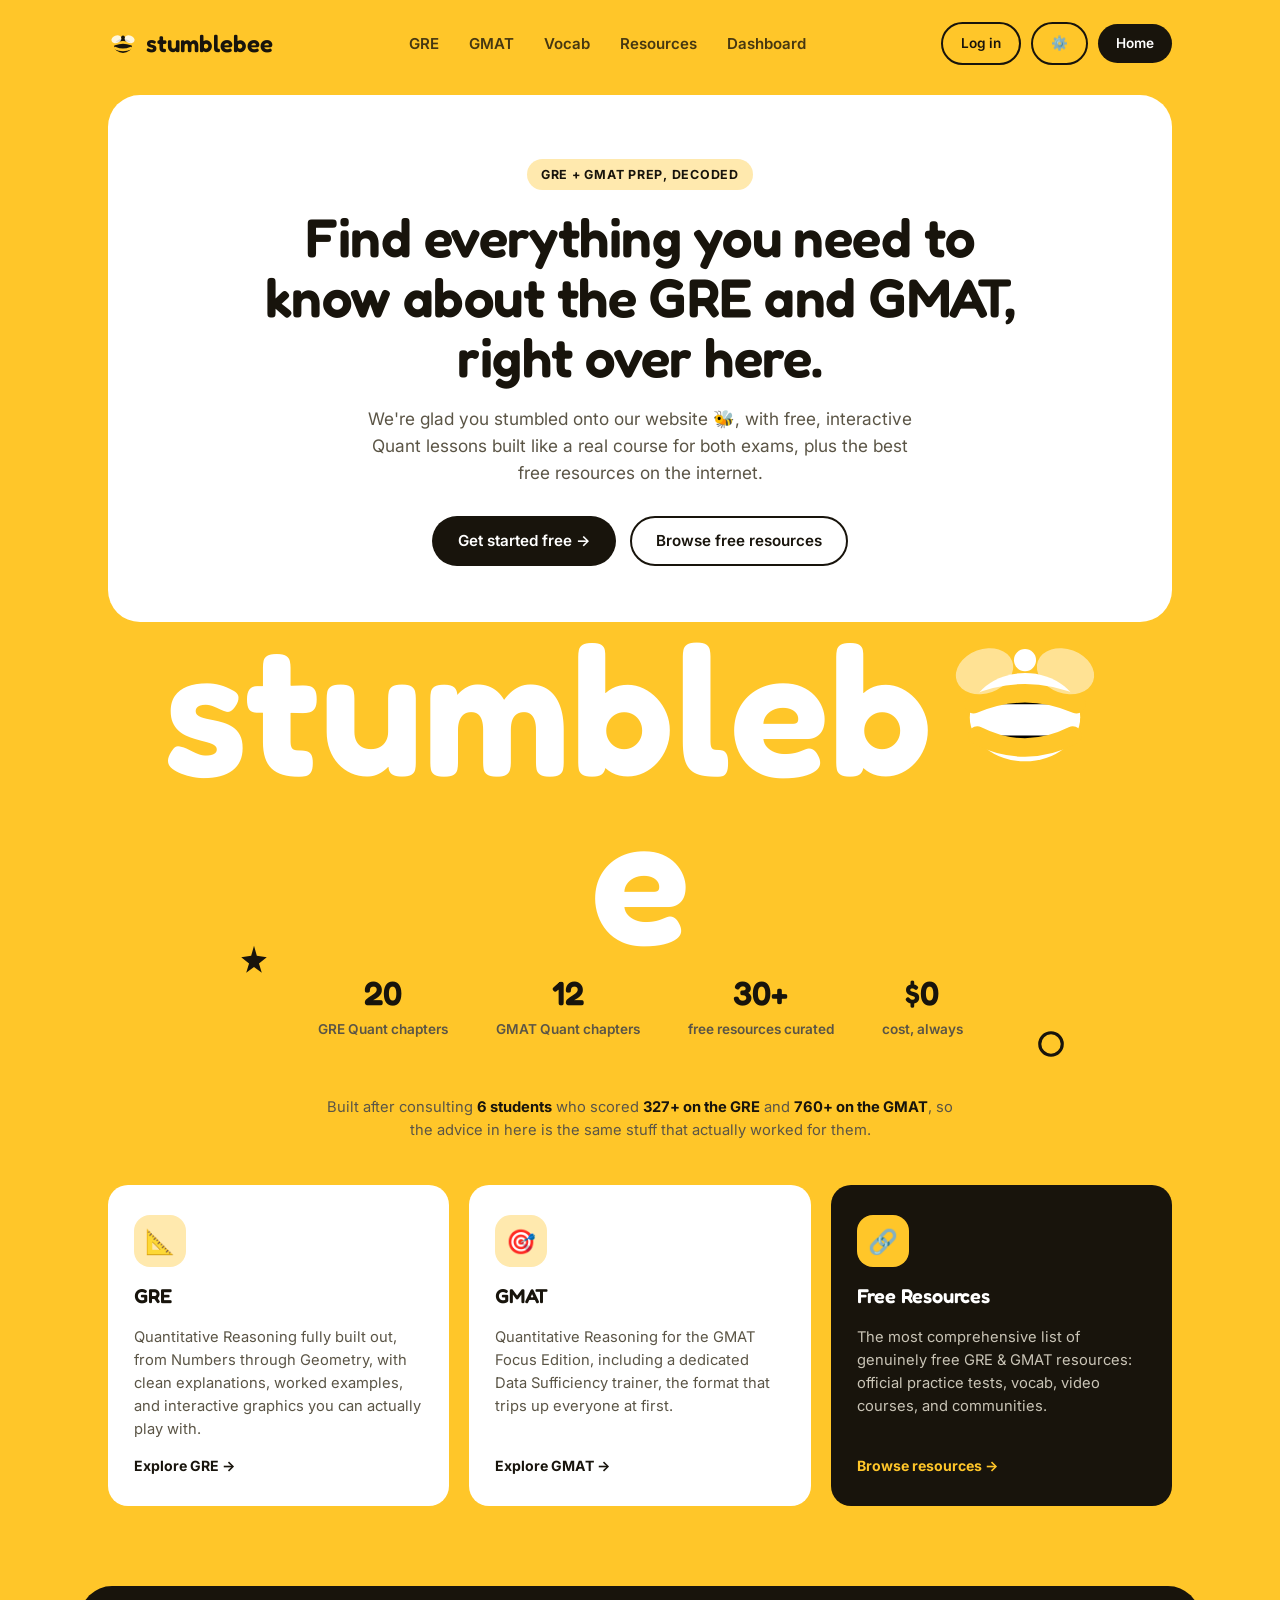
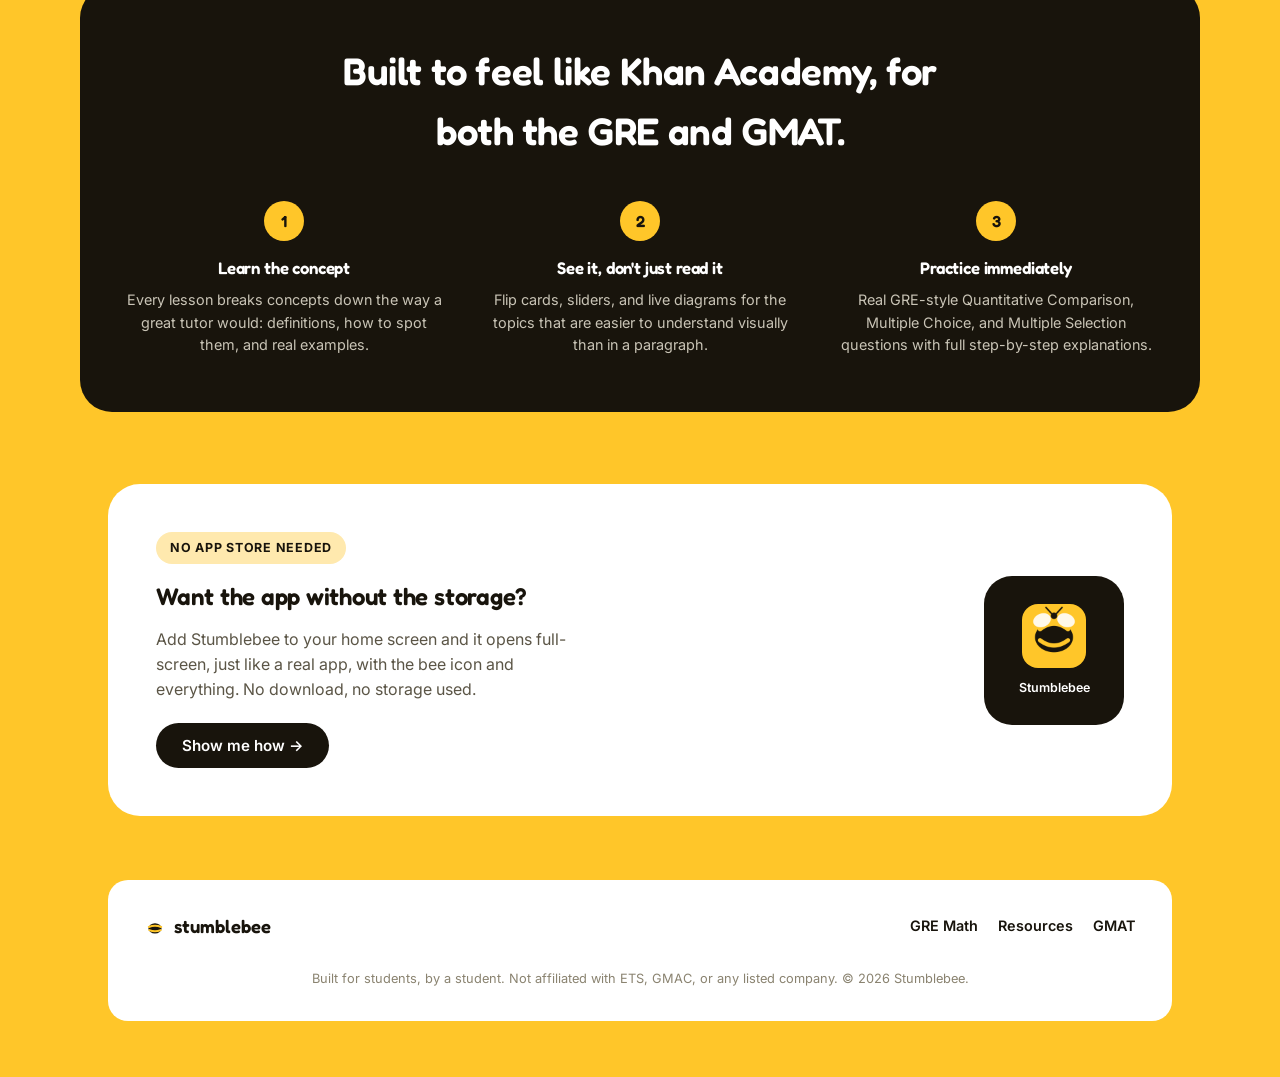
<file: index.html>
<!DOCTYPE html>
<html lang="en">
<head>
<meta charset="UTF-8">
<meta name="viewport" content="width=device-width, initial-scale=1.0">
<title>Stumblebee, everything you need to know about the GRE and GMAT</title>
<meta name="description" content="Free, interactive GRE and GMAT lessons plus the best free prep resources on the web.">
<link rel="manifest" href="manifest.json">
<link rel="apple-touch-icon" href="apple-touch-icon.png">
<link rel="icon" href="favicon-32.png" sizes="32x32">
<meta name="theme-color" content="#FFC629">
<link rel="preconnect" href="https://fonts.googleapis.com">
<link href="https://fonts.googleapis.com/css2?family=Fredoka:wght@500;600;700&family=Inter:wght@400;500;600;700;800&display=swap" rel="stylesheet">
<link rel="stylesheet" href="style.css">
<style>
  .hero-section {
    position: relative;
    padding-top: 8px;
  }

  .doodles { position: absolute; inset: 0; overflow: visible; pointer-events: none; z-index: 0; }
  .doodles svg { position: absolute; }

  .hero-card {
    position: relative;
    z-index: 1;
    background: var(--white);
    border-radius: var(--radius-lg);
    padding: 64px 40px 48px;
    text-align: center;
    overflow: hidden;
  }

  .hero-card h1 {
    font-size: clamp(2.1rem, 5vw, 3.4rem);
    line-height: 1.1;
    max-width: 780px;
    margin: 0 auto 18px;
  }

  .hero-card .motto {
    font-size: 1.08rem;
    color: var(--ink-soft);
    max-width: 560px;
    margin: 0 auto 30px;
  }

  .hero-cta { display: flex; gap: 14px; justify-content: center; flex-wrap: wrap; margin-bottom: 8px; }

  .wordmark-big {
    position: relative;
    z-index: 1;
    margin-top: -6px;
    text-align: center;
    line-height: 0.82;
    padding: 0 10px 8px;
  }

  .wordmark-big span {
    font-family: "Fredoka", sans-serif;
    font-weight: 600;
    font-size: clamp(3.2rem, 15vw, 11.5rem);
    color: var(--white);
    display: inline-block;
    vertical-align: middle;
  }

  .wordmark-big .bee-big {
    display: inline-block;
    vertical-align: middle;
    width: clamp(3.4rem, 15vw, 11.5rem);
    height: clamp(3.4rem, 15vw, 11.5rem);
  }

  .stat-strip {
    display: flex;
    justify-content: center;
    gap: 48px;
    flex-wrap: wrap;
    padding: 8px 0 56px;
    position: relative;
    z-index: 1;
  }

  .stat-strip .stat { text-align: center; }
  .stat-strip .stat .num { font-family: "Fredoka", sans-serif; font-size: 2.1rem; font-weight: 600; }
  .stat-strip .stat .label { font-size: 0.85rem; color: var(--ink-soft); font-weight: 600; }

  .credibility-line {
    text-align: center;
    max-width: 640px;
    margin: 0 auto 44px;
    font-size: 0.92rem;
    color: var(--ink-soft);
    position: relative;
    z-index: 1;
  }
  .credibility-line strong { color: var(--ink); }

  .feature-grid {
    display: grid;
    grid-template-columns: repeat(3, 1fr);
    gap: 20px;
    padding-bottom: 8px;
    position: relative;
    z-index: 1;
  }

  .feature-card {
    background: var(--white);
    border-radius: var(--radius-md);
    padding: 30px 26px;
    display: flex;
    flex-direction: column;
    gap: 14px;
    text-decoration: none;
    color: var(--ink);
    transition: transform 0.15s ease;
    position: relative;
  }

  .feature-card:hover { transform: translateY(-4px); }

  .feature-card .icon-badge {
    width: 52px;
    height: 52px;
    border-radius: 16px;
    display: flex;
    align-items: center;
    justify-content: center;
    font-size: 1.5rem;
  }

  .feature-card.f-yellow .icon-badge { background: var(--yellow-soft); }
  .feature-card.f-black .icon-badge { background: var(--ink); }

  .feature-card h3 { font-size: 1.25rem; }
  .feature-card p { color: var(--ink-soft); font-size: 0.92rem; }

  .feature-card .go {
    margin-top: auto;
    font-weight: 700;
    font-size: 0.88rem;
    display: inline-flex;
    align-items: center;
    gap: 6px;
  }

  .soon-badge {
    position: absolute;
    top: 24px;
    right: 24px;
    background: var(--ink);
    color: var(--yellow);
    font-size: 0.65rem;
    font-weight: 700;
    letter-spacing: 0.03em;
    padding: 4px 10px;
    border-radius: 999px;
  }

  .why-section {
    padding: 72px 0;
    position: relative;
    z-index: 1;
  }

  .why-inner {
    background: var(--ink);
    border-radius: var(--radius-lg);
    padding: 56px 40px;
    color: var(--white);
  }

  .why-inner h2 {
    font-size: clamp(1.6rem, 3.4vw, 2.4rem);
    text-align: center;
    max-width: 640px;
    margin: 0 auto 40px;
    color: var(--white);
  }

  .why-grid {
    display: grid;
    grid-template-columns: repeat(3, 1fr);
    gap: 28px;
  }

  .why-item { text-align: center; }
  .why-item .n {
    width: 40px; height: 40px; border-radius: 999px;
    background: var(--yellow); color: var(--ink);
    display: flex; align-items: center; justify-content: center;
    font-family: "Fredoka", sans-serif; font-weight: 600;
    margin: 0 auto 14px;
  }
  .why-item h4 { color: var(--white); font-size: 1.05rem; margin-bottom: 8px; }
  .why-item p { color: #C9C4B6; font-size: 0.9rem; }

  .pwa-section { padding-bottom: 24px; position: relative; z-index: 1; }
  .pwa-card {
    background: var(--white);
    border-radius: var(--radius-lg);
    padding: 48px;
    display: flex;
    align-items: center;
    justify-content: space-between;
    gap: 40px;
    flex-wrap: wrap;
  }
  .pwa-card-text { flex: 1; min-width: 260px; }
  .phone-mock {
    background: var(--ink);
    border-radius: 28px;
    padding: 28px 32px;
    display: flex;
    flex-direction: column;
    align-items: center;
    gap: 10px;
    width: 140px;
  }
  .phone-mock-icon { width: 64px; height: 64px; border-radius: 16px; }
  .phone-mock-label { color: var(--white); font-size: 0.78rem; font-weight: 600; }

  .pwa-modal-backdrop {
    display: none;
    position: fixed;
    inset: 0;
    background: rgba(20,17,10,0.5);
    z-index: 1000;
    align-items: center;
    justify-content: center;
    padding: 20px;
  }
  .pwa-modal-backdrop.shown { display: flex; }
  .pwa-modal {
    background: var(--white);
    border-radius: var(--radius-lg);
    padding: 40px;
    max-width: 480px;
    width: 100%;
    max-height: 85vh;
    overflow-y: auto;
    position: relative;
  }
  .pwa-modal-close {
    position: absolute;
    top: 18px; right: 18px;
    background: var(--cream);
    border: none;
    border-radius: 999px;
    width: 34px; height: 34px;
    font-size: 1.3rem;
    cursor: pointer;
    line-height: 1;
  }
  .pwa-steps { display: flex; flex-direction: column; gap: 16px; margin-top: 20px; }
  .pwa-step { display: flex; gap: 14px; align-items: flex-start; }
  .pwa-step .step-num {
    width: 28px; height: 28px; border-radius: 999px; background: var(--yellow);
    display: flex; align-items: center; justify-content: center; font-weight: 700;
    font-family: "Fredoka", sans-serif; flex-shrink: 0; font-size: 0.9rem;
  }
  .pwa-step .step-icon { font-size: 1.3rem; }

  @media (max-width: 860px) {
    .feature-grid { grid-template-columns: 1fr; }
    .why-grid { grid-template-columns: 1fr; }
    .stat-strip { gap: 28px; }
    .pwa-card { flex-direction: column; text-align: center; }
    .pwa-card-text p { margin-left: auto; margin-right: auto; }
  }
</style>
</head>
<body data-page="home">

<div id="siteNavRoot"></div>

<main>
  <div class="wrap hero-section">
    <div class="doodles" aria-hidden="true">
      <svg width="70" height="70" style="left:2%; top:6%;" viewBox="0 0 70 70"><g opacity="0.9"><ellipse cx="35" cy="40" rx="16" ry="12" fill="#18140C"/><path d="M22 36 Q35 30 48 36" stroke="#FFC629" stroke-width="4" stroke-linecap="round"/><path d="M23 45 Q35 51 47 45" stroke="#FFC629" stroke-width="4" stroke-linecap="round"/><circle cx="35" cy="24" r="4" fill="#18140C"/></g></svg>
      <svg width="34" height="34" style="left:14%; top:60%;" viewBox="0 0 24 24"><path d="M12 2 L14 9 L21 10 L15.5 14.5 L17.5 21 L12 17 L6.5 21 L8.5 14.5 L3 10 L10 9 Z" fill="#18140C"/></svg>
      <svg width="56" height="56" style="right:4%; top:10%;" viewBox="0 0 70 70"><g opacity="0.9"><ellipse cx="35" cy="40" rx="16" ry="12" fill="#18140C"/><path d="M22 36 Q35 30 48 36" stroke="#FFC629" stroke-width="4" stroke-linecap="round"/><path d="M23 45 Q35 51 47 45" stroke="#FFC629" stroke-width="4" stroke-linecap="round"/><circle cx="35" cy="24" r="4" fill="#18140C"/></g></svg>
      <svg width="30" height="30" style="right:12%; top:66%;" viewBox="0 0 24 24"><circle cx="12" cy="12" r="9" fill="none" stroke="#18140C" stroke-width="2.5"/></svg>
      <svg width="44" height="44" style="left:44%; top:2%;" viewBox="0 0 24 24"><path d="M12 2 L14 9 L21 10 L15.5 14.5 L17.5 21 L12 17 L6.5 21 L8.5 14.5 L3 10 L10 9 Z" fill="#18140C" opacity="0.85"/></svg>
    </div>

    <div class="hero-card">
      <span class="eyebrow">GRE + GMAT prep, decoded</span>
      <h1 style="margin-top:18px;">Find everything you need to know about the GRE and GMAT, right over here.</h1>
      <p class="motto">We're glad you stumbled onto our website 🐝, with free, interactive Quant lessons built like a real course for both exams, plus the best free resources on the internet.</p>
      <div class="hero-cta">
        <a href="signup" class="btn btn-black">Get started free →</a>
        <a href="resources" class="btn btn-outline">Browse free resources</a>
      </div>
    </div>

    <div class="wordmark-big" aria-hidden="true">
      <span>stumble</span><span>b</span><svg class="bee-big" viewBox="0 0 100 100"><ellipse cx="50" cy="55" rx="30" ry="24" fill="#FFFFFF"/><path d="M22 48 Q50 36 78 48" stroke="#FFC629" stroke-width="10" stroke-linecap="round"/><path d="M24 65 Q50 78 76 65" stroke="#FFC629" stroke-width="10" stroke-linecap="round"/><ellipse cx="28" cy="30" rx="16" ry="12" fill="#FFFFFF" fill-opacity="0.5" transform="rotate(-20 28 30)"/><ellipse cx="72" cy="30" rx="16" ry="12" fill="#FFFFFF" fill-opacity="0.5" transform="rotate(20 72 30)"/><circle cx="50" cy="24" r="6" fill="#FFFFFF"/></svg><span>e</span>
    </div>

    <div class="stat-strip">
      <div class="stat"><div class="num">20</div><div class="label">GRE Quant chapters</div></div>
      <div class="stat"><div class="num">12</div><div class="label">GMAT Quant chapters</div></div>
      <div class="stat"><div class="num">30+</div><div class="label">free resources curated</div></div>
      <div class="stat"><div class="num">$0</div><div class="label">cost, always</div></div>
    </div>

    <p class="credibility-line">Built after consulting <strong>6 students</strong> who scored <strong>327+ on the GRE</strong> and <strong>760+ on the GMAT</strong>, so the advice in here is the same stuff that actually worked for them.</p>

    <div class="feature-grid">
      <a href="course?exam=GRE" class="feature-card f-yellow">
        <div class="icon-badge">📐</div>
        <h3>GRE</h3>
        <p>Quantitative Reasoning fully built out, from Numbers through Geometry, with clean explanations, worked examples, and interactive graphics you can actually play with.</p>
        <span class="go">Explore GRE →</span>
      </a>
      <a href="course?exam=GMAT" class="feature-card f-yellow">
        <div class="icon-badge">🎯</div>
        <h3>GMAT</h3>
        <p>Quantitative Reasoning for the GMAT Focus Edition, including a dedicated Data Sufficiency trainer, the format that trips up everyone at first.</p>
        <span class="go">Explore GMAT →</span>
      </a>
      <a href="resources" class="feature-card f-black" style="background:var(--ink); color:var(--white);">
        <div class="icon-badge" style="background:var(--yellow);">🔗</div>
        <h3 style="color:var(--white);">Free Resources</h3>
        <p style="color:#C9C4B6;">The most comprehensive list of genuinely free GRE & GMAT resources: official practice tests, vocab, video courses, and communities.</p>
        <span class="go" style="color:var(--yellow);">Browse resources →</span>
      </a>
    </div>
  </div>

  <div class="wrap why-section">
    <div class="why-inner">
      <h2>Built to feel like Khan Academy, for both the GRE and GMAT.</h2>
      <div class="why-grid">
        <div class="why-item">
          <div class="n">1</div>
          <h4>Learn the concept</h4>
          <p>Every lesson breaks concepts down the way a great tutor would: definitions, how to spot them, and real examples.</p>
        </div>
        <div class="why-item">
          <div class="n">2</div>
          <h4>See it, don't just read it</h4>
          <p>Flip cards, sliders, and live diagrams for the topics that are easier to understand visually than in a paragraph.</p>
        </div>
        <div class="why-item">
          <div class="n">3</div>
          <h4>Practice immediately</h4>
          <p>Real GRE-style Quantitative Comparison, Multiple Choice, and Multiple Selection questions with full step-by-step explanations.</p>
        </div>
      </div>
    </div>
  </div>

  <div class="wrap pwa-section">
    <div class="pwa-card">
      <div class="pwa-card-text">
        <span class="eyebrow">No app store needed</span>
        <h2 style="margin-top:14px;">Want the app without the storage?</h2>
        <p class="muted" style="margin:12px 0 22px; max-width:440px;">Add Stumblebee to your home screen and it opens full-screen, just like a real app, with the bee icon and everything. No download, no storage used.</p>
        <button class="btn btn-black" id="pwaShowMeBtn">Show me how →</button>
      </div>
      <div class="pwa-card-visual">
        <div class="phone-mock">
          <img src="icon-192.png" alt="Stumblebee app icon" class="phone-mock-icon">
          <span class="phone-mock-label">Stumblebee</span>
        </div>
      </div>
    </div>
  </div>
</main>

<div class="pwa-modal-backdrop" id="pwaModalBackdrop">
  <div class="pwa-modal">
    <button class="pwa-modal-close" id="pwaModalClose" aria-label="Close">&times;</button>
    <div id="pwaModalContent"></div>
  </div>
</div>

<footer class="site-footer">
  <div class="wrap">
    <div class="footer-inner">
      <a href="index" class="brand" style="font-size:1.15rem;">
        <svg class="bee-icon" style="width:22px;height:22px;" viewBox="0 0 32 32" fill="none" xmlns="http://www.w3.org/2000/svg">
          <ellipse cx="16" cy="18" rx="9.5" ry="7.5" fill="#18140C"/>
          <path d="M7 16 Q16 12.5 25 16" stroke="#FFC629" stroke-width="3" stroke-linecap="round"/>
          <path d="M7.8 20.5 Q16 24 24.2 20.5" stroke="#FFC629" stroke-width="3" stroke-linecap="round"/>
        </svg>
        stumblebee
      </a>
      <div class="footer-links">
        <a href="course?exam=GRE">GRE Math</a>
        <a href="resources">Resources</a>
        <a href="course?exam=GMAT">GMAT</a>
      </div>
      <p class="footer-copy">Built for students, by a student. Not affiliated with ETS, GMAC, or any listed company. © 2026 Stumblebee.</p>
    </div>
  </div>
</footer>

<script src="auth.js"></script>
<script src="exam-lock.js"></script>
<script src="nav.js"></script>
<script>
  let deferredInstallPrompt = null;
  window.addEventListener("beforeinstallprompt", e => {
    e.preventDefault();
    deferredInstallPrompt = e;
  });

  function detectPlatform() {
    const ua = navigator.userAgent;
    if (/iPhone|iPad|iPod/.test(ua)) return "ios";
    if (/Android/.test(ua)) return "android";
    return "desktop";
  }

  function pwaModalContentFor(platform) {
    if (platform === "ios") {
      return `
        <span class="eyebrow">iPhone or iPad</span>
        <h2 style="margin-top:14px;">Add Stumblebee to your home screen</h2>
        <div class="pwa-steps">
          <div class="pwa-step"><span class="step-num">1</span><div><span class="step-icon">⬆️</span> Tap the <b>Share</b> button in Safari's toolbar.</div></div>
          <div class="pwa-step"><span class="step-num">2</span><div><span class="step-icon">➕</span> Scroll down and tap <b>Add to Home Screen</b>.</div></div>
          <div class="pwa-step"><span class="step-num">3</span><div><span class="step-icon">✅</span> Tap <b>Add</b> in the top right. The bee icon now lives on your home screen.</div></div>
        </div>
      `;
    }
    if (platform === "android") {
      return `
        <span class="eyebrow">Android</span>
        <h2 style="margin-top:14px;">Add Stumblebee to your home screen</h2>
        <div class="pwa-steps">
          <div class="pwa-step"><span class="step-num">1</span><div><span class="step-icon">⋮</span> Tap the <b>three-dot menu</b> in Chrome's toolbar.</div></div>
          <div class="pwa-step"><span class="step-num">2</span><div><span class="step-icon">📲</span> Tap <b>Install app</b> or <b>Add to Home screen</b>.</div></div>
          <div class="pwa-step"><span class="step-num">3</span><div><span class="step-icon">✅</span> Confirm, and the bee icon lands on your home screen.</div></div>
        </div>
        <button class="btn btn-black" id="pwaNativeInstallBtn" style="width:100%; margin-top:22px; display:none;">Install now →</button>
      `;
    }
    return `
      <span class="eyebrow">Desktop</span>
      <h2 style="margin-top:14px;">Install Stumblebee as an app</h2>
      <div class="pwa-steps">
        <div class="pwa-step"><span class="step-num">1</span><div><span class="step-icon">⊕</span> Look for the <b>install icon</b> in your browser's address bar (Chrome or Edge).</div></div>
        <div class="pwa-step"><span class="step-num">2</span><div><span class="step-icon">✅</span> Click it, then click <b>Install</b>.</div></div>
      </div>
      <button class="btn btn-black" id="pwaNativeInstallBtn" style="width:100%; margin-top:22px; display:none;">Install now →</button>
    `;
  }

  const backdrop = document.getElementById("pwaModalBackdrop");
  document.getElementById("pwaShowMeBtn").addEventListener("click", () => {
    const platform = detectPlatform();
    document.getElementById("pwaModalContent").innerHTML = pwaModalContentFor(platform);
    backdrop.classList.add("shown");
    const nativeBtn = document.getElementById("pwaNativeInstallBtn");
    if (nativeBtn && deferredInstallPrompt) {
      nativeBtn.style.display = "block";
      nativeBtn.addEventListener("click", async () => {
        deferredInstallPrompt.prompt();
        await deferredInstallPrompt.userChoice;
        deferredInstallPrompt = null;
        backdrop.classList.remove("shown");
      });
    }
  });
  document.getElementById("pwaModalClose").addEventListener("click", () => backdrop.classList.remove("shown"));
  backdrop.addEventListener("click", e => { if (e.target === backdrop) backdrop.classList.remove("shown"); });
</script>
</body>
</html>
</file>
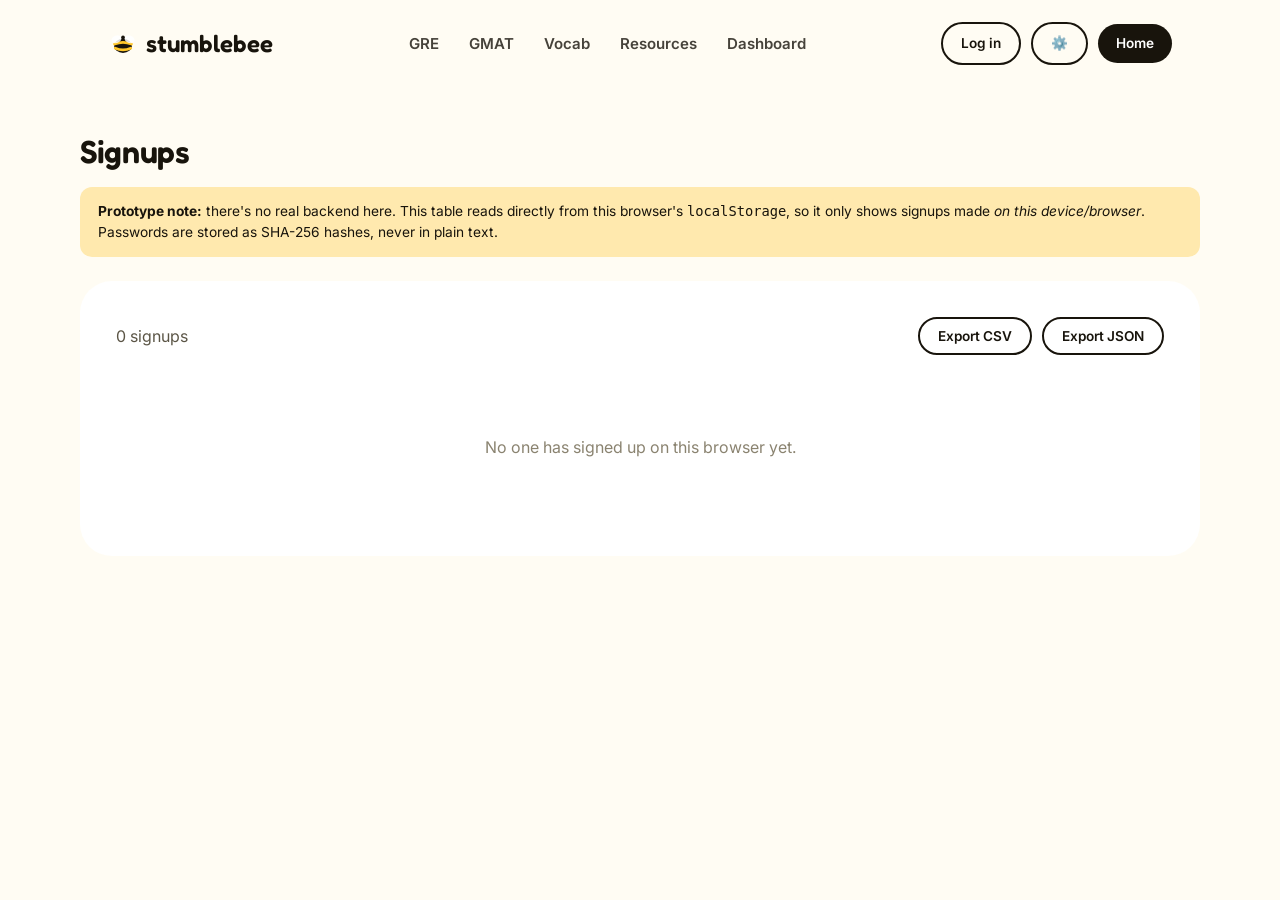
<file: admin.html>
<!DOCTYPE html>
<html lang="en">
<head>
<meta charset="UTF-8">
<meta name="viewport" content="width=device-width, initial-scale=1.0">
<link rel="manifest" href="manifest.json">
<link rel="apple-touch-icon" href="apple-touch-icon.png">
<link rel="icon" href="favicon-32.png" sizes="32x32">
<meta name="theme-color" content="#FFC629">
<title>Admin: Signups | Stumblebee</title>
<link rel="preconnect" href="https://fonts.googleapis.com">
<link href="https://fonts.googleapis.com/css2?family=Fredoka:wght@500;600;700&family=Inter:wght@400;500;600;700;800&display=swap" rel="stylesheet">
<link rel="stylesheet" href="style.css">
<link rel="stylesheet" href="course.css">
<style>
  body.course-body { background: var(--cream); }
  .admin-wrap { padding: 40px 0 80px; }
  .admin-card { background: var(--white); border-radius: var(--radius-lg); padding: 36px; overflow-x: auto; }
  .admin-warn {
    background: var(--yellow-soft); border-radius: 12px; padding: 14px 18px; font-size: 0.86rem;
    margin-bottom: 24px;
  }
  .admin-toolbar { display: flex; justify-content: space-between; align-items: center; margin-bottom: 20px; flex-wrap: wrap; gap: 12px; }
  table.admin-table { width: 100%; border-collapse: collapse; font-size: 0.86rem; min-width: 900px; }
  table.admin-table th, table.admin-table td { text-align: left; padding: 10px 12px; border-bottom: 1px solid var(--line); white-space: nowrap; }
  table.admin-table th { font-family: "Fredoka", sans-serif; background: var(--cream); position: sticky; top: 0; }
  table.admin-table tr:hover td { background: var(--cream); }
  .empty-admin { text-align: center; padding: 60px 20px; color: var(--ink-faint); }
  .badge-exam { font-size: 0.72rem; font-weight: 700; padding: 3px 9px; border-radius: 999px; background: var(--yellow-soft); }
</style>
</head>
<body class="course-body" data-page="admin">

<div id="siteNavRoot"></div>

<main class="wrap admin-wrap">
  <h1 style="margin-bottom:10px;">Signups</h1>
  <div class="admin-warn">
    <strong>Prototype note:</strong> there's no real backend here. This table reads directly from this browser's <code>localStorage</code>, so it only shows signups made <em>on this device/browser</em>. Passwords are stored as SHA-256 hashes, never in plain text.
  </div>

  <div class="admin-card">
    <div class="admin-toolbar">
      <span id="countLabel" class="muted"></span>
      <div style="display:flex; gap:10px;">
        <button class="btn btn-outline btn-sm" id="exportCsvBtn">Export CSV</button>
        <button class="btn btn-outline btn-sm" id="exportJsonBtn">Export JSON</button>
      </div>
    </div>
    <div id="tableArea"></div>
  </div>
</main>

<script src="auth.js"></script>
<script src="exam-lock.js"></script>
<script src="nav.js"></script>
<script>
  function fmtDate(iso) {
    try { return new Date(iso).toLocaleString(); } catch (e) { return iso; }
  }

  function render() {
    const users = Auth.getUsers();
    document.getElementById("countLabel").textContent = `${users.length} signup${users.length === 1 ? "" : "s"}`;

    if (!users.length) {
      document.getElementById("tableArea").innerHTML = `<div class="empty-admin">No one has signed up on this browser yet.</div>`;
      return;
    }

    const rows = users.map(u => `
      <tr>
        <td>${u.fullName}</td>
        <td>${u.email}</td>
        <td>${u.phone}</td>
        <td>${u.country}</td>
        <td>${u.enrolled ? (u.university || "-") : "Not enrolled"}</td>
        <td>${u.gradDate || "-"}</td>
        <td><span class="badge-exam">${u.examChoice}</span></td>
        <td>${u.aptitudeResult ? "Yes" : "No"}</td>
        <td>${fmtDate(u.signupDate)}</td>
      </tr>`).join("");

    document.getElementById("tableArea").innerHTML = `
      <table class="admin-table">
        <thead><tr>
          <th>Name</th><th>Email</th><th>Phone</th><th>Country</th><th>University</th>
          <th>Grad date</th><th>Exam</th><th>Took aptitude test</th><th>Signed up</th>
        </tr></thead>
        <tbody>${rows}</tbody>
      </table>`;
  }

  function toCsv(users) {
    const headers = ["fullName","email","phone","country","enrolled","university","gradDate","examChoice","tookAptitudeTest","signupDate"];
    const lines = [headers.join(",")];
    users.forEach(u => {
      const row = [
        u.fullName, u.email, u.phone, u.country, u.enrolled, u.university || "",
        u.gradDate, u.examChoice, !!u.aptitudeResult, u.signupDate
      ].map(v => `"${String(v).replace(/"/g, '""')}"`);
      lines.push(row.join(","));
    });
    return lines.join("\n");
  }

  function download(filename, content, type) {
    const blob = new Blob([content], { type });
    const url = URL.createObjectURL(blob);
    const a = document.createElement("a");
    a.href = url; a.download = filename;
    document.body.appendChild(a); a.click(); a.remove();
    URL.revokeObjectURL(url);
  }

  document.getElementById("exportCsvBtn").addEventListener("click", () => {
    download("stumblebee_signups.csv", toCsv(Auth.getUsers()), "text/csv");
  });
  document.getElementById("exportJsonBtn").addEventListener("click", () => {
    download("stumblebee_signups.json", JSON.stringify(Auth.getUsers(), null, 2), "application/json");
  });

  render();
</script>
</body>
</html>
</file>
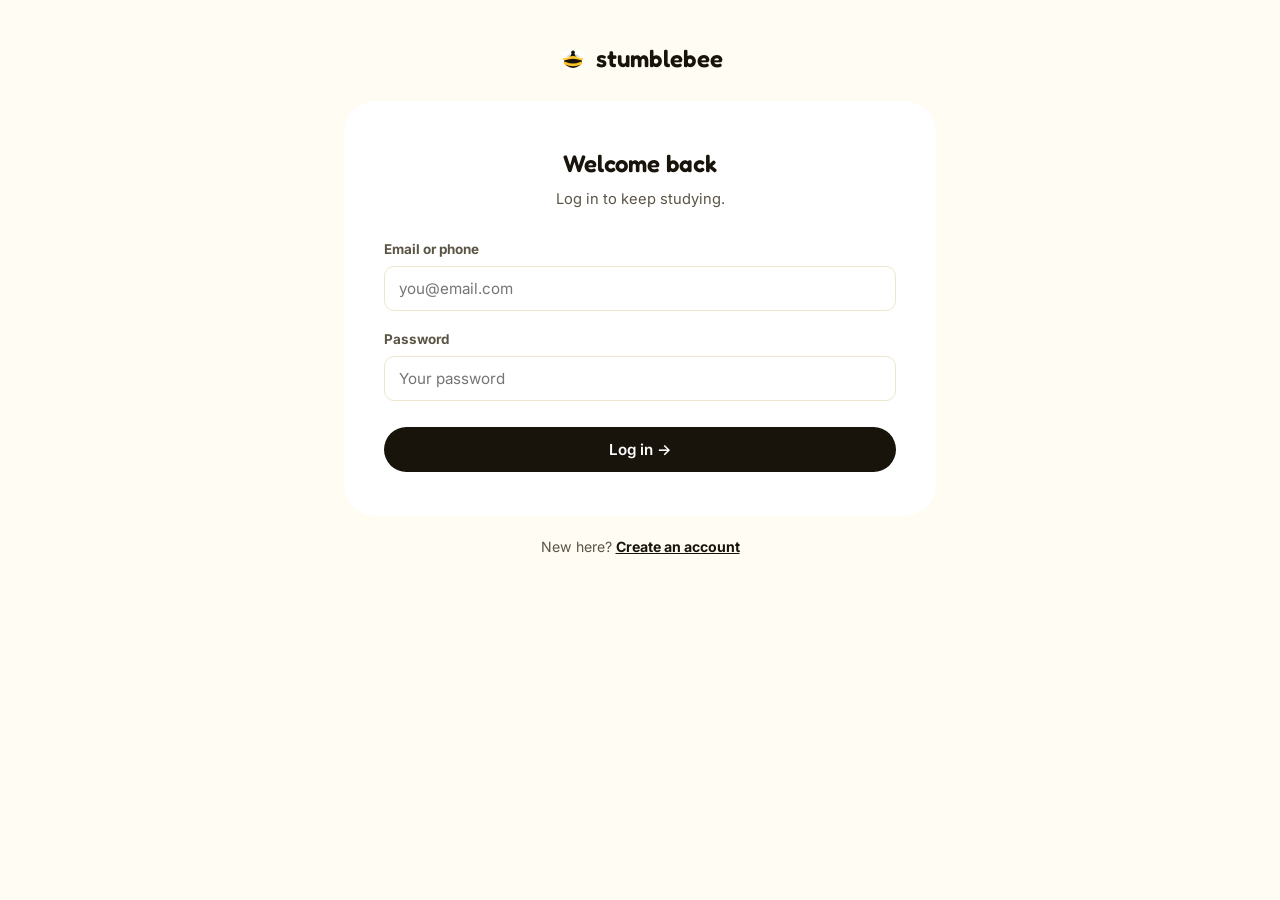
<file: login.html>
<!DOCTYPE html>
<html lang="en">
<head>
<meta charset="UTF-8">
<meta name="viewport" content="width=device-width, initial-scale=1.0">
<link rel="manifest" href="manifest.json">
<link rel="apple-touch-icon" href="apple-touch-icon.png">
<link rel="icon" href="favicon-32.png" sizes="32x32">
<meta name="theme-color" content="#FFC629">
<title>Log in: Stumblebee</title>
<link rel="preconnect" href="https://fonts.googleapis.com">
<link href="https://fonts.googleapis.com/css2?family=Fredoka:wght@500;600;700&family=Inter:wght@400;500;600;700;800&display=swap" rel="stylesheet">
<link rel="stylesheet" href="style.css">
<link rel="stylesheet" href="auth.css">
</head>
<body class="auth-body">

<main class="auth-wrap">
  <div class="auth-brand">
    <a href="index" class="brand">
      <svg class="bee-icon" viewBox="0 0 32 32" fill="none" xmlns="http://www.w3.org/2000/svg">
        <ellipse cx="16" cy="18" rx="9.5" ry="7.5" fill="#18140C"/>
        <path d="M7 16 Q16 12.5 25 16" stroke="#FFC629" stroke-width="3" stroke-linecap="round"/>
        <path d="M7.8 20.5 Q16 24 24.2 20.5" stroke="#FFC629" stroke-width="3" stroke-linecap="round"/>
        <ellipse cx="9" cy="11" rx="5.5" ry="4" fill="#FFFFFF" fill-opacity="0.85" transform="rotate(-20 9 11)"/>
        <ellipse cx="23" cy="11" rx="5.5" ry="4" fill="#FFFFFF" fill-opacity="0.85" transform="rotate(20 23 11)"/>
        <circle cx="16" cy="9" r="2" fill="#18140C"/>
      </svg>
      stumblebee
    </a>
  </div>

  <div class="auth-card">
    <div class="auth-step">
      <h2>Welcome back</h2>
      <p class="step-sub">Log in to keep studying.</p>

      <div class="field-group" id="fg-id">
        <label>Email or phone</label>
        <input type="text" id="loginId" placeholder="you@email.com">
        <div class="error-text">Enter your email or phone.</div>
      </div>
      <div class="field-group" id="fg-pw">
        <label>Password</label>
        <input type="password" id="loginPassword" placeholder="Your password">
        <div class="error-text">Incorrect email/phone or password.</div>
      </div>

      <button class="btn btn-black" id="loginBtn" style="width:100%; margin-top:8px;">Log in →</button>
    </div>
  </div>

  <p class="auth-switch">New here? <a href="signup">Create an account</a></p>
</main>

<script src="exam-lock.js"></script>
<script src="auth.js"></script>
<script>
  document.getElementById("loginBtn").addEventListener("click", async () => {
    const id = document.getElementById("loginId").value.trim();
    const pw = document.getElementById("loginPassword").value;
    document.getElementById("fg-id").classList.remove("has-error");
    document.getElementById("fg-pw").classList.remove("has-error");

    if (!id || !pw) {
      if (!id) document.getElementById("fg-id").classList.add("has-error");
      if (!pw) document.getElementById("fg-pw").classList.add("has-error");
      return;
    }

    const user = await Auth.verifyLogin(id, pw);
    if (!user) {
      document.getElementById("fg-pw").classList.add("has-error");
      return;
    }

    Auth.startSession(user);
    const params = new URLSearchParams(window.location.search);
    const next = params.get("next");
    if (!ExamLock.get() && user.examChoice) ExamLock.set(user.examChoice);
    window.location.href = next ? decodeURIComponent(next) : "course";
  });

  document.getElementById("loginPassword").addEventListener("keydown", e => {
    if (e.key === "Enter") document.getElementById("loginBtn").click();
  });
</script>
</body>
</html>
</file>
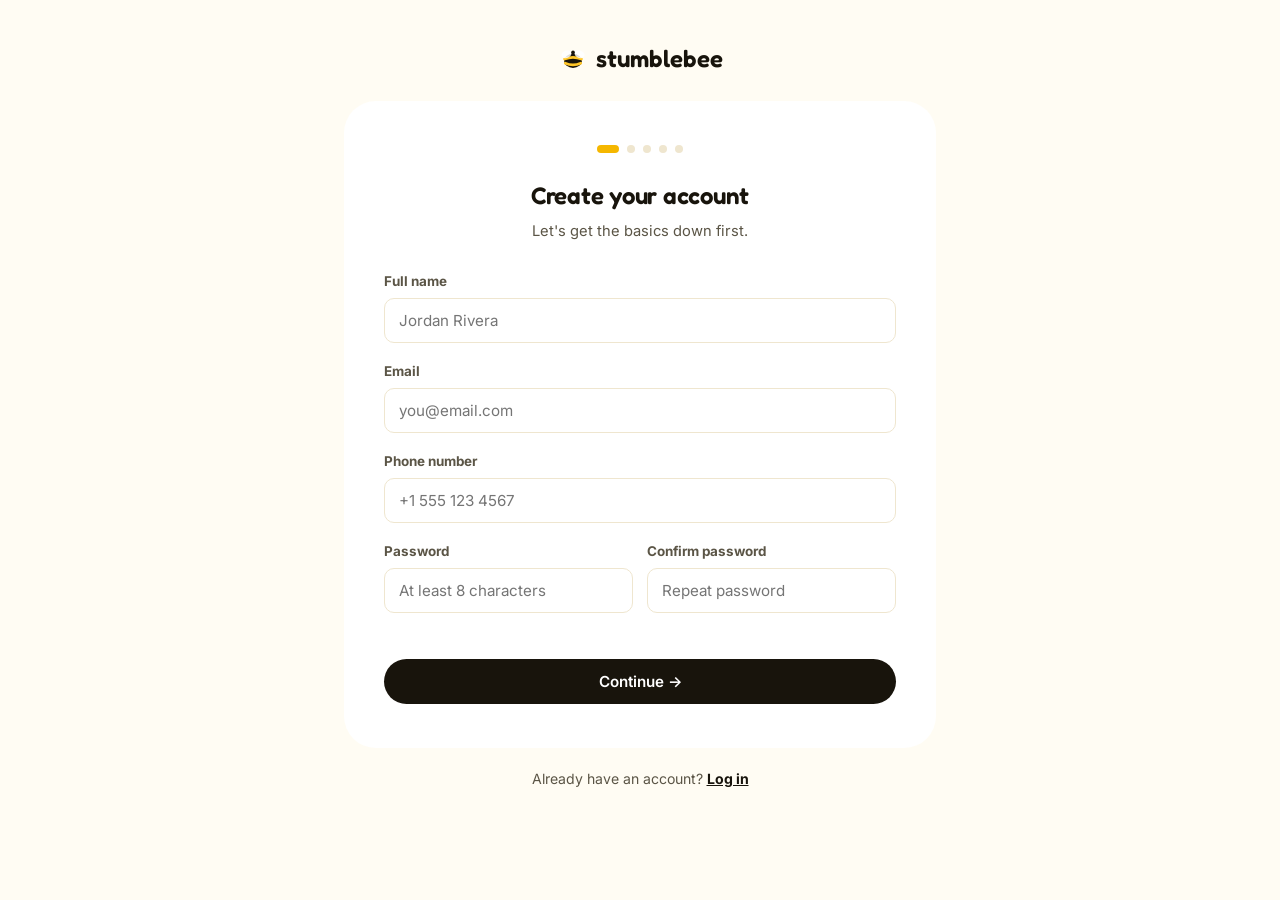
<file: signup.html>
<!DOCTYPE html>
<html lang="en">
<head>
<meta charset="UTF-8">
<meta name="viewport" content="width=device-width, initial-scale=1.0">
<link rel="manifest" href="manifest.json">
<link rel="apple-touch-icon" href="apple-touch-icon.png">
<link rel="icon" href="favicon-32.png" sizes="32x32">
<meta name="theme-color" content="#FFC629">
<title>Sign up: Stumblebee</title>
<link rel="preconnect" href="https://fonts.googleapis.com">
<link href="https://fonts.googleapis.com/css2?family=Fredoka:wght@500;600;700&family=Inter:wght@400;500;600;700;800&display=swap" rel="stylesheet">
<link rel="stylesheet" href="style.css">
<link rel="stylesheet" href="auth.css">
</head>
<body class="auth-body">

<main class="auth-wrap">
  <div class="auth-brand">
    <a href="index" class="brand">
      <svg class="bee-icon" viewBox="0 0 32 32" fill="none" xmlns="http://www.w3.org/2000/svg">
        <ellipse cx="16" cy="18" rx="9.5" ry="7.5" fill="#18140C"/>
        <path d="M7 16 Q16 12.5 25 16" stroke="#FFC629" stroke-width="3" stroke-linecap="round"/>
        <path d="M7.8 20.5 Q16 24 24.2 20.5" stroke="#FFC629" stroke-width="3" stroke-linecap="round"/>
        <ellipse cx="9" cy="11" rx="5.5" ry="4" fill="#FFFFFF" fill-opacity="0.85" transform="rotate(-20 9 11)"/>
        <ellipse cx="23" cy="11" rx="5.5" ry="4" fill="#FFFFFF" fill-opacity="0.85" transform="rotate(20 23 11)"/>
        <circle cx="16" cy="9" r="2" fill="#18140C"/>
      </svg>
      stumblebee
    </a>
  </div>

  <div class="auth-card">
    <div class="step-dots" id="stepDots"></div>
    <div id="stepContainer"></div>
  </div>

  <p class="auth-switch">Already have an account? <a href="login">Log in</a></p>
</main>

<script src="geo-data.js"></script>
<script src="aptitude-data.js"></script>
<script src="auth.js"></script>
<script src="exam-lock.js"></script>
<script src="signup.js"></script>
</body>
</html>
</file>
<file: style.css>
/* ---------- Stumblebee brand ---------- */

:root {
  --yellow: #FFC629;
  --yellow-deep: #F5B700;
  --yellow-soft: #FFE9AE;
  --white: #FFFFFF;
  --cream: #FFFCF3;
  --ink: #18140C;
  --ink-soft: #5B5546;
  --ink-faint: #8A8370;
  --line: #EFE6CF;
  --green: #1E8E3E;
  --green-bg: #E7F6EA;
  --red: #D93025;
  --red-bg: #FDEAE8;
  --radius-lg: 32px;
  --radius-md: 20px;
  --radius-sm: 12px;
  --shadow-card: 0 2px 0 rgba(20,17,10,0.06);
  font-family: "Inter", -apple-system, BlinkMacSystemFont, "Segoe UI", Helvetica, Arial, sans-serif;
}

* { box-sizing: border-box; }

html { scroll-behavior: smooth; }

body {
  margin: 0;
  background: var(--yellow);
  color: var(--ink);
  line-height: 1.55;
  -webkit-font-smoothing: antialiased;
}

h1, h2, h3, h4, .display {
  font-family: "Fredoka", "Inter", sans-serif;
  font-weight: 600;
  letter-spacing: -0.01em;
  margin: 0;
}

p { margin: 0; }

a { color: inherit; }

img, svg { display: block; max-width: 100%; }

.wrap {
  max-width: 1120px;
  margin: 0 auto;
  padding: 0 28px;
}

/* ---------- Buttons ---------- */

.btn {
  display: inline-flex;
  align-items: center;
  justify-content: center;
  gap: 8px;
  border: none;
  border-radius: 999px;
  padding: 13px 26px;
  font-family: "Inter", sans-serif;
  font-weight: 600;
  font-size: 0.95rem;
  cursor: pointer;
  text-decoration: none;
  transition: transform 0.15s ease, box-shadow 0.15s ease, opacity 0.15s ease;
  white-space: nowrap;
}

.btn:hover { transform: translateY(-1px); }
.btn:active { transform: translateY(0); }

.btn-black { background: var(--ink); color: var(--white); }
.btn-black:hover { background: #2B2517; }

.btn-white { background: var(--white); color: var(--ink); }
.btn-white:hover { background: var(--cream); }

.btn-outline {
  background: transparent;
  color: var(--ink);
  border: 2px solid var(--ink);
  padding: 11px 24px;
}

.btn-sm { padding: 9px 18px; font-size: 0.85rem; }

/* ---------- Top nav ---------- */

.site-nav {
  display: flex;
  align-items: center;
  justify-content: space-between;
  flex-wrap: wrap;
  gap: 14px;
  padding: 22px 0;
  position: relative;
  z-index: 2;
}

.brand {
  display: flex;
  align-items: center;
  gap: 8px;
  font-family: "Fredoka", sans-serif;
  font-size: 1.5rem;
  font-weight: 600;
  text-decoration: none;
  color: var(--ink);
}

.brand .bee-icon { width: 30px; height: 30px; }

.nav-links {
  display: flex;
  align-items: center;
  gap: 30px;
}

.nav-links a {
  text-decoration: none;
  font-weight: 600;
  font-size: 0.94rem;
  color: var(--ink);
  opacity: 0.8;
  transition: opacity 0.15s ease;
}

.nav-links a:hover, .nav-links a.active { opacity: 1; }

.nav-links a.tag-soon { opacity: 0.55; }

.nav-links a.tag-soon .pill {
  background: var(--ink);
  color: var(--yellow);
  font-size: 0.62rem;
  padding: 2px 7px;
  border-radius: 999px;
  margin-left: 6px;
  vertical-align: middle;
  font-weight: 700;
  letter-spacing: 0.02em;
}

/* ---------- Cards ---------- */

.card {
  background: var(--white);
  border-radius: var(--radius-md);
  box-shadow: var(--shadow-card);
}

/* ---------- Footer ---------- */

.site-footer {
  padding: 40px 0 56px;
  position: relative;
  z-index: 1;
}

.site-footer .footer-inner {
  background: var(--white);
  border-radius: var(--radius-md);
  padding: 32px 36px;
  display: flex;
  flex-wrap: wrap;
  gap: 20px;
  align-items: center;
  justify-content: space-between;
}

.site-footer .footer-links {
  display: flex;
  gap: 20px;
  font-weight: 600;
  font-size: 0.9rem;
}

.site-footer .footer-links a { text-decoration: none; }
.site-footer .footer-links a:hover { text-decoration: underline; }

.footer-copy {
  font-size: 0.8rem;
  color: var(--ink-faint);
  width: 100%;
  text-align: center;
  margin-top: 8px;
}

/* ---------- Utility ---------- */

.eyebrow {
  display: inline-block;
  font-weight: 700;
  font-size: 0.78rem;
  letter-spacing: 0.06em;
  text-transform: uppercase;
  color: var(--ink);
  background: var(--yellow-soft);
  border-radius: 999px;
  padding: 6px 14px;
}

.muted { color: var(--ink-soft); }
.center { text-align: center; }

@media (max-width: 720px) {
  .site-nav { justify-content: center; text-align: center; }
  .nav-links {
    order: 3;
    width: 100%;
    justify-content: center;
    gap: 18px;
    padding-top: 10px;
    border-top: 1px solid rgba(20,17,10,0.1);
  }
  .nav-links a { font-size: 0.85rem; }
}

/* ---------- Personal best toast ---------- */

.pb-toast {
  position: fixed;
  bottom: 28px;
  right: 28px;
  background: var(--ink);
  color: var(--white);
  border-radius: 18px;
  padding: 18px 22px;
  display: flex;
  gap: 14px;
  align-items: flex-start;
  max-width: 320px;
  box-shadow: 0 12px 32px rgba(0,0,0,0.25);
  transform: translateY(20px) scale(0.96);
  opacity: 0;
  transition: transform 0.35s cubic-bezier(.34,1.56,.64,1), opacity 0.3s ease;
  z-index: 999;
}
.pb-toast.shown { transform: translateY(0) scale(1); opacity: 1; }
.pb-toast-icon { font-size: 1.8rem; flex-shrink: 0; }
.pb-toast-title { font-family: "Fredoka", sans-serif; font-weight: 600; font-size: 1.05rem; margin-bottom: 6px; color: var(--yellow); }
.pb-toast-detail { font-size: 0.86rem; color: #E5E1D6; margin-bottom: 2px; }
.pb-toast-detail b { color: var(--white); }

@media (max-width: 560px) {
  .pb-toast { left: 16px; right: 16px; bottom: 16px; max-width: none; }
}
</file>
<file: course.css>
/* ---------- GRE Math course page ---------- */

body.course-body { background: var(--cream); }

.course-shell {
  display: grid;
  grid-template-columns: 300px 1fr;
  gap: 28px;
  max-width: 1240px;
  margin: 0 auto;
  padding: 0 28px 80px;
  align-items: start;
}

/* ----- Sidebar ----- */

.course-sidebar {
  position: sticky;
  top: 20px;
  background: var(--white);
  border-radius: var(--radius-md);
  padding: 22px 18px;
  max-height: calc(100vh - 40px);
  overflow-y: auto;
  overflow-x: hidden;
  min-width: 0;
}

.sidebar-progress {
  padding: 4px 6px 16px;
  border-bottom: 1px solid var(--line);
  margin-bottom: 12px;
}

.sidebar-progress .label {
  font-size: 0.78rem;
  font-weight: 700;
  color: var(--ink-soft);
  margin-bottom: 8px;
}

.progress-track {
  height: 8px;
  background: var(--yellow-soft);
  border-radius: 999px;
  overflow: hidden;
}

.progress-fill {
  height: 100%;
  background: var(--yellow-deep);
  border-radius: 999px;
  transition: width 0.3s ease;
}

.chapter-block { margin-bottom: 4px; }

.chapter-toggle {
  width: 100%;
  display: flex;
  align-items: center;
  gap: 10px;
  background: none;
  border: none;
  padding: 9px 6px;
  cursor: pointer;
  text-align: left;
  border-radius: 10px;
  font-family: "Inter", sans-serif;
}

.chapter-toggle:hover { background: var(--cream); }

.chapter-toggle .num {
  width: 24px; height: 24px;
  border-radius: 999px;
  background: var(--yellow-soft);
  display: flex; align-items: center; justify-content: center;
  font-size: 0.72rem; font-weight: 700; flex-shrink: 0;
}

.chapter-toggle .ttl {
  font-size: 0.88rem;
  font-weight: 700;
  flex-grow: 1;
  color: var(--ink);
}

.chapter-toggle .caret {
  font-size: 0.7rem;
  color: var(--ink-faint);
  transition: transform 0.15s ease;
}

.chapter-block.open .caret { transform: rotate(90deg); }

.lesson-list {
  list-style: none;
  margin: 2px 0 8px;
  padding-left: 34px;
  display: none;
}

.chapter-block.open .lesson-list { display: block; }

.lesson-list li a {
  display: flex;
  align-items: center;
  gap: 8px;
  text-decoration: none;
  color: var(--ink-soft);
  font-size: 0.83rem;
  padding: 6px 8px;
  border-radius: 8px;
  font-weight: 500;
}

.lesson-list li a:hover { background: var(--cream); color: var(--ink); }

.lesson-list li a.active {
  background: var(--yellow-soft);
  color: var(--ink);
  font-weight: 700;
}

.lesson-check {
  width: 15px; height: 15px;
  border-radius: 999px;
  border: 2px solid var(--line);
  flex-shrink: 0;
  display: inline-flex; align-items: center; justify-content: center;
  font-size: 9px;
}

.lesson-list li a.done .lesson-check {
  background: var(--green);
  border-color: var(--green);
  color: white;
}

/* ----- Main content ----- */

.course-main {
  background: var(--white);
  border-radius: var(--radius-lg);
  padding: 44px 48px 60px;
  min-height: 70vh;
  min-width: 0;
  overflow-x: hidden;
}

.crumbs {
  font-size: 0.82rem;
  font-weight: 600;
  color: var(--ink-faint);
  margin-bottom: 10px;
}

.lesson-header h1 {
  font-size: clamp(1.6rem, 3vw, 2.1rem);
  margin-bottom: 6px;
}

.lesson-header .blurb {
  color: var(--ink-soft);
  margin-bottom: 28px;
}

/* ----- Lesson / Practice tabs ----- */

.lesson-tabs {
  display: flex;
  gap: 8px;
  margin-bottom: 24px;
  border-bottom: 1.5px solid var(--line);
}

.lesson-tab-btn {
  border: none;
  background: none;
  font-family: "Fredoka", sans-serif;
  font-weight: 600;
  font-size: 0.95rem;
  padding: 10px 18px;
  cursor: pointer;
  color: var(--ink-soft);
  border-bottom: 3px solid transparent;
  margin-bottom: -1.5px;
}

.lesson-tab-btn.active {
  color: var(--ink);
  border-bottom-color: var(--yellow);
}

.practice-filters {
  display: flex;
  flex-wrap: wrap;
  gap: 8px;
  margin-bottom: 22px;
}

.practice-filter-chip {
  border: 1.5px solid var(--line);
  background: var(--white);
  border-radius: 999px;
  padding: 7px 16px;
  font-size: 0.8rem;
  font-weight: 700;
  cursor: pointer;
  color: var(--ink-soft);
}

.practice-filter-chip.active {
  border-color: var(--ink);
  background: var(--ink);
  color: var(--yellow);
}

.q-tag {
  display: inline-block;
  font-size: 0.68rem;
  font-weight: 700;
  letter-spacing: 0.04em;
  text-transform: uppercase;
  background: var(--yellow-soft);
  border-radius: 999px;
  padding: 3px 10px;
  margin-bottom: 10px;
}

.ne-input-row {
  display: flex;
  gap: 10px;
  margin-bottom: 6px;
}

.ne-input {
  flex: 1;
  max-width: 220px;
  padding: 12px 16px;
  border-radius: 12px;
  border: 1.5px solid var(--line);
  font-size: 0.95rem;
  font-family: "Inter", sans-serif;
}

.ne-input:focus { outline: none; border-color: var(--yellow-deep); }
.ne-input:disabled { background: var(--cream); }

/* ----- Video card ----- */

.video-card {
  display: flex;
  gap: 18px;
  align-items: center;
  text-decoration: none;
  color: var(--ink);
  background: var(--yellow-soft);
  border: 1.5px solid var(--yellow-deep);
  border-radius: var(--radius-md);
  padding: 16px;
  margin-bottom: 24px;
  transition: transform 0.12s ease, box-shadow 0.12s ease;
}
.video-card:hover { transform: translateY(-2px); }

.video-card-cover {
  position: relative;
  flex-shrink: 0;
  width: 120px;
  height: 84px;
  border-radius: 12px;
  background: linear-gradient(135deg, var(--yellow) 0%, var(--white) 100%);
  display: flex;
  align-items: center;
  justify-content: center;
  overflow: hidden;
}

.video-play-icon { position: relative; z-index: 1; filter: drop-shadow(0 2px 4px rgba(0,0,0,0.15)); }

.video-card-doodles { position: absolute; inset: 0; }
.video-card-doodles .vd { position: absolute; border-radius: 999px; background: rgba(255,255,255,0.55); }
.video-card-doodles .vd1 { width: 34px; height: 34px; top: -10px; left: -10px; }
.video-card-doodles .vd2 { width: 20px; height: 20px; bottom: -6px; right: 10px; }
.video-card-doodles .vd3 { width: 14px; height: 14px; top: 8px; right: -4px; background: rgba(24,20,12,0.08); }

.video-card-info { min-width: 0; }
.video-card-eyebrow { font-size: 0.72rem; font-weight: 700; text-transform: uppercase; letter-spacing: 0.03em; color: #8A6200; margin-bottom: 4px; }
.video-card-title { font-family: "Fredoka", sans-serif; font-weight: 600; font-size: 1rem; line-height: 1.3; margin-bottom: 4px;
  display: -webkit-box; -webkit-line-clamp: 2; -webkit-box-orient: vertical; overflow: hidden; }
.video-card-channel { font-size: 0.82rem; color: var(--ink-soft); }

@media (max-width: 560px) {
  .video-card { flex-direction: column; align-items: stretch; }
  .video-card-cover { width: 100%; height: 120px; }
}

.widget-slot {
  background: var(--cream);
  border-radius: var(--radius-md);
  padding: 26px;
  margin-bottom: 30px;
  overflow-x: auto;
}

.lesson-block { margin-bottom: 26px; max-width: 100%; overflow-x: auto; }

.lesson-block h4 {
  font-size: 1.05rem;
  margin-bottom: 10px;
  margin-top: 4px;
}

.lesson-block p, .lesson-block li { color: var(--ink); font-size: 0.98rem; }
.lesson-block ul, .lesson-block ol { padding-left: 22px; margin: 8px 0; }
.lesson-block li { margin-bottom: 6px; }
.lesson-block p { margin-bottom: 10px; line-height: 1.7; }
.lesson-block .note {
  background: var(--yellow-soft);
  border-radius: 12px;
  padding: 12px 16px;
  font-size: 0.9rem;
}

.lesson-block .katex-display { margin: 16px 0; overflow-x: auto; overflow-y: hidden; }

/* concept cards (chapter 1) */
.concept-grid {
  display: grid;
  grid-template-columns: 1fr 1fr;
  gap: 16px;
}

.concept-card {
  border: 1.5px solid var(--line);
  border-radius: 16px;
  padding: 18px 20px;
}

.concept-card h5 { font-family:"Fredoka",sans-serif; font-size: 1rem; margin-bottom: 8px; }
.concept-card .cc-row { font-size: 0.86rem; margin-bottom: 6px; }
.concept-card .cc-row b { color: var(--ink-soft); font-weight: 700; }
.concept-card .cc-examples { display: flex; flex-wrap: wrap; gap: 6px; margin-top: 6px; }
.concept-card .cc-example {
  background: var(--cream);
  border-radius: 999px;
  padding: 3px 10px;
  font-size: 0.78rem;
  font-family: "Fredoka", sans-serif;
}

/* generic table */
.lesson-table { width: 100%; border-collapse: collapse; margin: 12px 0; font-size: 0.92rem; }
.lesson-table th, .lesson-table td { border: 1px solid var(--line); padding: 10px 14px; text-align: left; }
.lesson-table th { background: var(--cream); font-family: "Fredoka", sans-serif; }

/* reveal blocks */
.reveal-block {
  border: 1.5px dashed var(--line);
  border-radius: 16px;
  padding: 16px 20px;
  margin-bottom: 16px;
}

.reveal-block .reveal-prompt { font-weight: 700; margin-bottom: 4px; }
.reveal-block .reveal-hint { color: var(--ink-faint); font-size: 0.85rem; margin-bottom: 10px; }
.reveal-block .reveal-answer {
  background: var(--green-bg);
  border-radius: 12px;
  padding: 12px 16px;
  margin-top: 10px;
  font-size: 0.92rem;
  display: none;
}
.reveal-block.shown .reveal-answer { display: block; }
.reveal-block.shown .reveal-btn { display: none; }

/* ----- Practice question component ----- */

.question-card {
  border: 1.5px solid var(--line);
  border-radius: 20px;
  padding: 24px 26px;
  margin-bottom: 20px;
}

.q-title { font-family: "Fredoka", sans-serif; font-weight: 600; font-size: 1.05rem; margin-bottom: 10px; }
.q-context { margin-bottom: 14px; font-size: 0.96rem; }

.ds-statements { margin: 0 0 16px; padding-left: 20px; }
.ds-statements li { font-size: 0.94rem; margin-bottom: 6px; }

.qc-quantities {
  display: grid;
  grid-template-columns: 1fr 1fr;
  gap: 12px;
  margin-bottom: 16px;
}
.qty { background: var(--cream); border-radius: 12px; padding: 14px 16px; text-align: center; }
.qty-label { font-size: 0.72rem; font-weight: 700; color: var(--ink-faint); text-transform: uppercase; letter-spacing: 0.04em; margin-bottom: 6px; }
.qty-value { font-size: 1.05rem; }

.q-options { display: flex; flex-direction: column; gap: 8px; margin-bottom: 6px; }

.q-option {
  display: flex;
  align-items: center;
  gap: 10px;
  text-align: left;
  border: 1.5px solid var(--line);
  background: var(--white);
  border-radius: 12px;
  padding: 12px 16px;
  font-size: 0.92rem;
  cursor: pointer;
  font-family: "Inter", sans-serif;
  color: var(--ink);
  transition: border-color 0.12s ease, background 0.12s ease;
}

.q-option:hover:not(:disabled) { border-color: var(--yellow-deep); }

.q-option .opt-key {
  width: 24px; height: 24px; border-radius: 999px;
  background: var(--cream);
  display: flex; align-items: center; justify-content: center;
  font-weight: 700; font-size: 0.78rem; flex-shrink: 0;
}

.q-option[aria-pressed="true"] { border-color: var(--ink); background: var(--yellow-soft); }

.q-option.correct { border-color: var(--green); background: var(--green-bg); }
.q-option.correct .opt-key { background: var(--green); color: white; }
.q-option.incorrect { border-color: var(--red); background: var(--red-bg); }
.q-option.incorrect .opt-key { background: var(--red); color: white; }
.q-option:disabled { cursor: default; }

.q-submit-row { margin-top: 8px; }

.q-feedback {
  margin-top: 14px;
  font-weight: 700;
  font-size: 0.92rem;
  padding: 10px 14px;
  border-radius: 10px;
}
.q-feedback.is-correct { background: var(--green-bg); color: var(--green); }
.q-feedback.is-incorrect { background: var(--red-bg); color: var(--red); }

.q-explanation {
  margin-top: 14px;
  background: var(--cream);
  border-radius: 14px;
  padding: 16px 18px;
}
.q-explanation .exp-title { font-weight: 700; font-size: 0.85rem; text-transform: uppercase; letter-spacing: 0.03em; color: var(--ink-soft); margin-bottom: 10px; }
.q-explanation ol { padding-left: 20px; margin: 0; }
.q-explanation li { margin-bottom: 10px; font-size: 0.92rem; }

/* mark complete */
.lesson-footer {
  display: flex;
  justify-content: space-between;
  align-items: center;
  margin-top: 36px;
  padding-top: 24px;
  border-top: 1px solid var(--line);
  flex-wrap: wrap;
  gap: 14px;
}

.mark-complete-btn.done { background: var(--green); }

.lesson-nav-btns { display: flex; gap: 10px; }

@media (max-width: 960px) {
  .course-shell { grid-template-columns: 1fr; }
  .course-sidebar { position: static; max-height: none; }
  .course-main { padding: 30px 22px 40px; }
  .concept-grid { grid-template-columns: 1fr; }
  .qc-quantities { grid-template-columns: 1fr; }
}

/* ----- Gate / picker screens ----- */

.gate-wrap { padding: 56px 0 80px; }

.gate-card {
  background: var(--white);
  border-radius: var(--radius-lg);
  padding: 56px 44px;
}

.gate-card.center { text-align: center; }
.gate-card h1 { font-size: clamp(1.7rem, 4vw, 2.4rem); }

.exam-pick-grid {
  display: grid;
  grid-template-columns: 1fr 1fr;
  gap: 20px;
  max-width: 480px;
  margin: 0 auto;
}

.exam-pick-card {
  background: var(--cream);
  border: 2px solid var(--line);
  border-radius: var(--radius-md);
  padding: 36px 20px;
  cursor: pointer;
  font-family: "Inter", sans-serif;
  transition: all 0.15s ease;
}

.exam-pick-card:hover { border-color: var(--yellow-deep); background: var(--yellow-soft); transform: translateY(-3px); }

.exam-pick-card .epc-title { font-family: "Fredoka", sans-serif; font-size: 1.6rem; font-weight: 600; color: var(--ink); }
.exam-pick-card .epc-sub { font-size: 0.85rem; color: var(--ink-soft); margin-top: 4px; }

.sub-grid {
  display: grid;
  grid-template-columns: repeat(3, 1fr);
  gap: 18px;
}

.sub-card {
  position: relative;
  background: var(--cream);
  border: 2px solid var(--line);
  border-radius: var(--radius-md);
  padding: 26px 22px;
  text-decoration: none;
  color: var(--ink);
  display: block;
  transition: all 0.15s ease;
}

.sub-card:not(.sub-card-soon):hover { border-color: var(--yellow-deep); background: var(--yellow-soft); transform: translateY(-3px); }

.sub-card-soon { opacity: 0.55; cursor: default; }

.sub-card .sub-icon { font-size: 1.8rem; margin-bottom: 10px; }
.sub-card h3 { font-size: 1.1rem; margin-bottom: 6px; }
.sub-card .soon-badge {
  position: absolute; top: 16px; right: 16px;
  background: var(--ink); color: var(--yellow);
  font-size: 0.62rem; font-weight: 700; letter-spacing: 0.03em;
  padding: 3px 9px; border-radius: 999px;
}

@media (max-width: 720px) {
  .exam-pick-grid { grid-template-columns: 1fr; }
  .sub-grid { grid-template-columns: 1fr; }
  .gate-card { padding: 36px 24px; }
}

/* ----- Sidebar extras ----- */

.back-link {
  display: block;
  font-size: 0.8rem;
  font-weight: 700;
  color: var(--ink-soft);
  text-decoration: none;
  margin-bottom: 14px;
}
.back-link:hover { color: var(--ink); }

.sidebar-search {
  width: 100%;
  padding: 10px 14px;
  border-radius: 10px;
  border: 1.5px solid var(--line);
  font-size: 0.84rem;
  font-family: "Inter", sans-serif;
  margin-bottom: 12px;
}
.sidebar-search:focus { outline: none; border-color: var(--yellow-deep); }

/* ----- Flip-table (divisibility rules etc.) ----- */

.flip-table { display: flex; flex-direction: column; gap: 10px; }

.flip-row {
  border: 1.5px solid var(--line);
  border-radius: 14px;
  padding: 14px 18px;
  cursor: pointer;
  min-height: 30px;
  transition: border-color 0.12s ease;
}
.flip-row:hover { border-color: var(--yellow-deep); }

.flip-row-face { display: none; align-items: center; gap: 14px; flex-wrap: wrap; }
.flip-row-front { display: flex; }
.flip-row.flipped .flip-row-front { display: none; }
.flip-row.flipped .flip-row-back { display: flex; }
.flip-row.flipped { background: var(--ink); border-color: var(--ink); }

.flip-row-key {
  font-family: "Fredoka", sans-serif; font-weight: 600; font-size: 1rem;
  background: var(--yellow-soft); border-radius: 8px; padding: 2px 12px; flex-shrink: 0;
}
.flip-row-rule { flex: 1; font-size: 0.92rem; }
.flip-row-hint { font-size: 0.76rem; color: var(--ink-faint); flex-shrink: 0; }
.flip-row-example { color: var(--yellow); font-size: 0.92rem; }
</file>
<file: auth.css>
body.auth-body { background: var(--cream); min-height: 100vh; }

.auth-wrap { max-width: 640px; margin: 0 auto; padding: 40px 24px 80px; }

.auth-card { background: var(--white); border-radius: var(--radius-lg); padding: 44px 40px; }

.auth-brand { display: flex; justify-content: center; margin-bottom: 24px; }

.step-dots { display: flex; justify-content: center; gap: 8px; margin-bottom: 24px; }
.step-dot { width: 8px; height: 8px; border-radius: 999px; background: var(--line); transition: all 0.2s ease; }
.step-dot.active { background: var(--yellow-deep); width: 22px; }
.step-dot.done { background: var(--yellow); }

.auth-step h2 { font-size: 1.5rem; margin-bottom: 6px; text-align: center; }
.auth-step .step-sub { color: var(--ink-soft); text-align: center; margin-bottom: 28px; font-size: 0.92rem; }

.field-group { margin-bottom: 18px; }
.field-group label { display: block; font-weight: 700; font-size: 0.84rem; margin-bottom: 6px; color: var(--ink-soft); }
.field-group input[type=text], .field-group input[type=email], .field-group input[type=tel],
.field-group input[type=password], .field-group input[type=month], .field-group input[type=date],
.field-group select {
  width: 100%; padding: 12px 14px; border-radius: 10px; border: 1.5px solid var(--line);
  font-size: 0.95rem; font-family: "Inter", sans-serif; background: var(--white); color: var(--ink);
}
.field-group input:focus, .field-group select:focus { outline: none; border-color: var(--yellow-deep); }
.field-group .hint { font-size: 0.78rem; color: var(--ink-faint); margin-top: 4px; }
.field-group .error-text { font-size: 0.8rem; color: var(--red); margin-top: 4px; display: none; }
.field-group.has-error input, .field-group.has-error select { border-color: var(--red); }
.field-group.has-error .error-text { display: block; }

.field-row { display: flex; gap: 14px; }
.field-row .field-group { flex: 1; }

.radio-row { display: flex; gap: 10px; }
.radio-pill {
  flex: 1; border: 1.5px solid var(--line); border-radius: 12px; padding: 12px; text-align: center;
  cursor: pointer; font-weight: 600; font-size: 0.9rem; transition: all 0.12s ease;
}
.radio-pill.selected { border-color: var(--ink); background: var(--yellow-soft); }

.channel-row { display: flex; gap: 10px; margin-bottom: 20px; }

.otp-inputs { display: flex; gap: 8px; justify-content: center; margin: 20px 0; }
.otp-inputs input {
  width: 44px; height: 54px; text-align: center; font-size: 1.4rem; font-weight: 700;
  border-radius: 10px; border: 1.5px solid var(--line); font-family: "Fredoka", sans-serif;
}
.otp-inputs input:focus { outline: none; border-color: var(--yellow-deep); }

.otp-dev-banner {
  background: var(--yellow-soft); border-radius: 12px; padding: 12px 16px; font-size: 0.85rem;
  text-align: center; margin-bottom: 6px;
}
.otp-dev-banner b { font-family: "Fredoka", sans-serif; font-size: 1.1rem; letter-spacing: 0.1em; }

.exam-choice-grid { display: flex; flex-direction: column; gap: 12px; }
.exam-choice-card {
  border: 1.5px solid var(--line); border-radius: 14px; padding: 18px 20px; cursor: pointer;
  display: flex; align-items: center; gap: 14px; transition: all 0.12s ease;
}
.exam-choice-card:hover { border-color: var(--yellow-deep); }
.exam-choice-card.selected { border-color: var(--ink); background: var(--yellow-soft); }
.exam-choice-card .ec-icon { font-size: 1.6rem; }
.exam-choice-card .ec-title { font-weight: 700; }
.exam-choice-card .ec-sub { font-size: 0.82rem; color: var(--ink-soft); }

.apt-progress { font-size: 0.8rem; color: var(--ink-faint); text-align: center; margin-bottom: 10px; font-weight: 700; }
.apt-question { background: var(--cream); border-radius: 14px; padding: 22px; margin-bottom: 20px; }
.apt-question .apt-prompt { font-weight: 700; margin-bottom: 14px; font-size: 1.02rem; }
.apt-options { display: flex; flex-direction: column; gap: 8px; }
.apt-option {
  text-align: left; border: 1.5px solid var(--line); background: var(--white); border-radius: 10px;
  padding: 11px 14px; cursor: pointer; font-size: 0.92rem;
}
.apt-option.selected { border-color: var(--ink); background: var(--yellow-soft); font-weight: 600; }

.apt-result { text-align: center; }
.apt-result .result-badge {
  display: inline-block; font-family: "Fredoka", sans-serif; font-weight: 600; font-size: 2rem;
  background: var(--yellow); border-radius: 16px; padding: 14px 30px; margin-bottom: 16px;
}

.auth-actions { display: flex; justify-content: space-between; align-items: center; margin-top: 28px; gap: 10px; }
.auth-actions .btn { flex: 1; }
.auth-switch { text-align: center; margin-top: 20px; font-size: 0.88rem; color: var(--ink-soft); }
.auth-switch a { font-weight: 700; color: var(--ink); text-decoration: underline; }

@media (max-width: 560px) {
  .auth-card { padding: 32px 22px; }
  .field-row { flex-direction: column; gap: 0; }
  .radio-row { flex-direction: column; }
}
</file>
